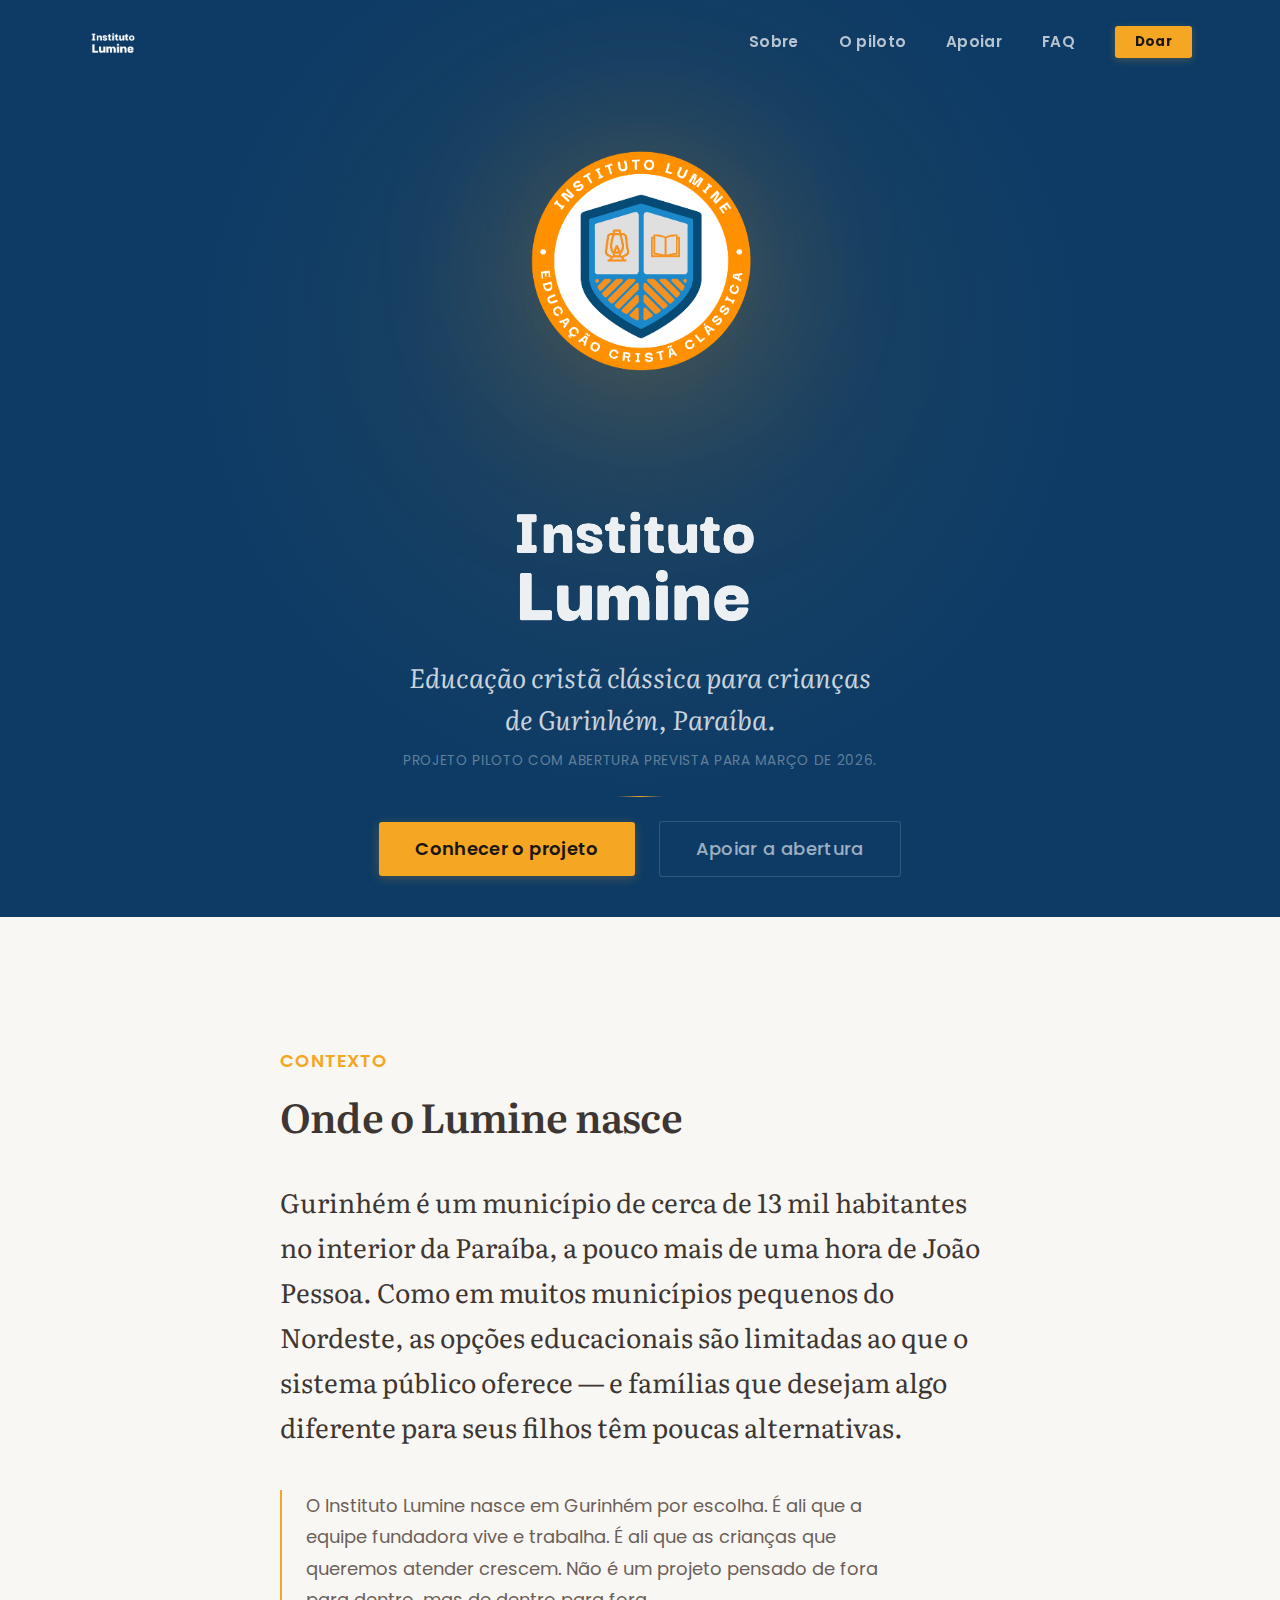
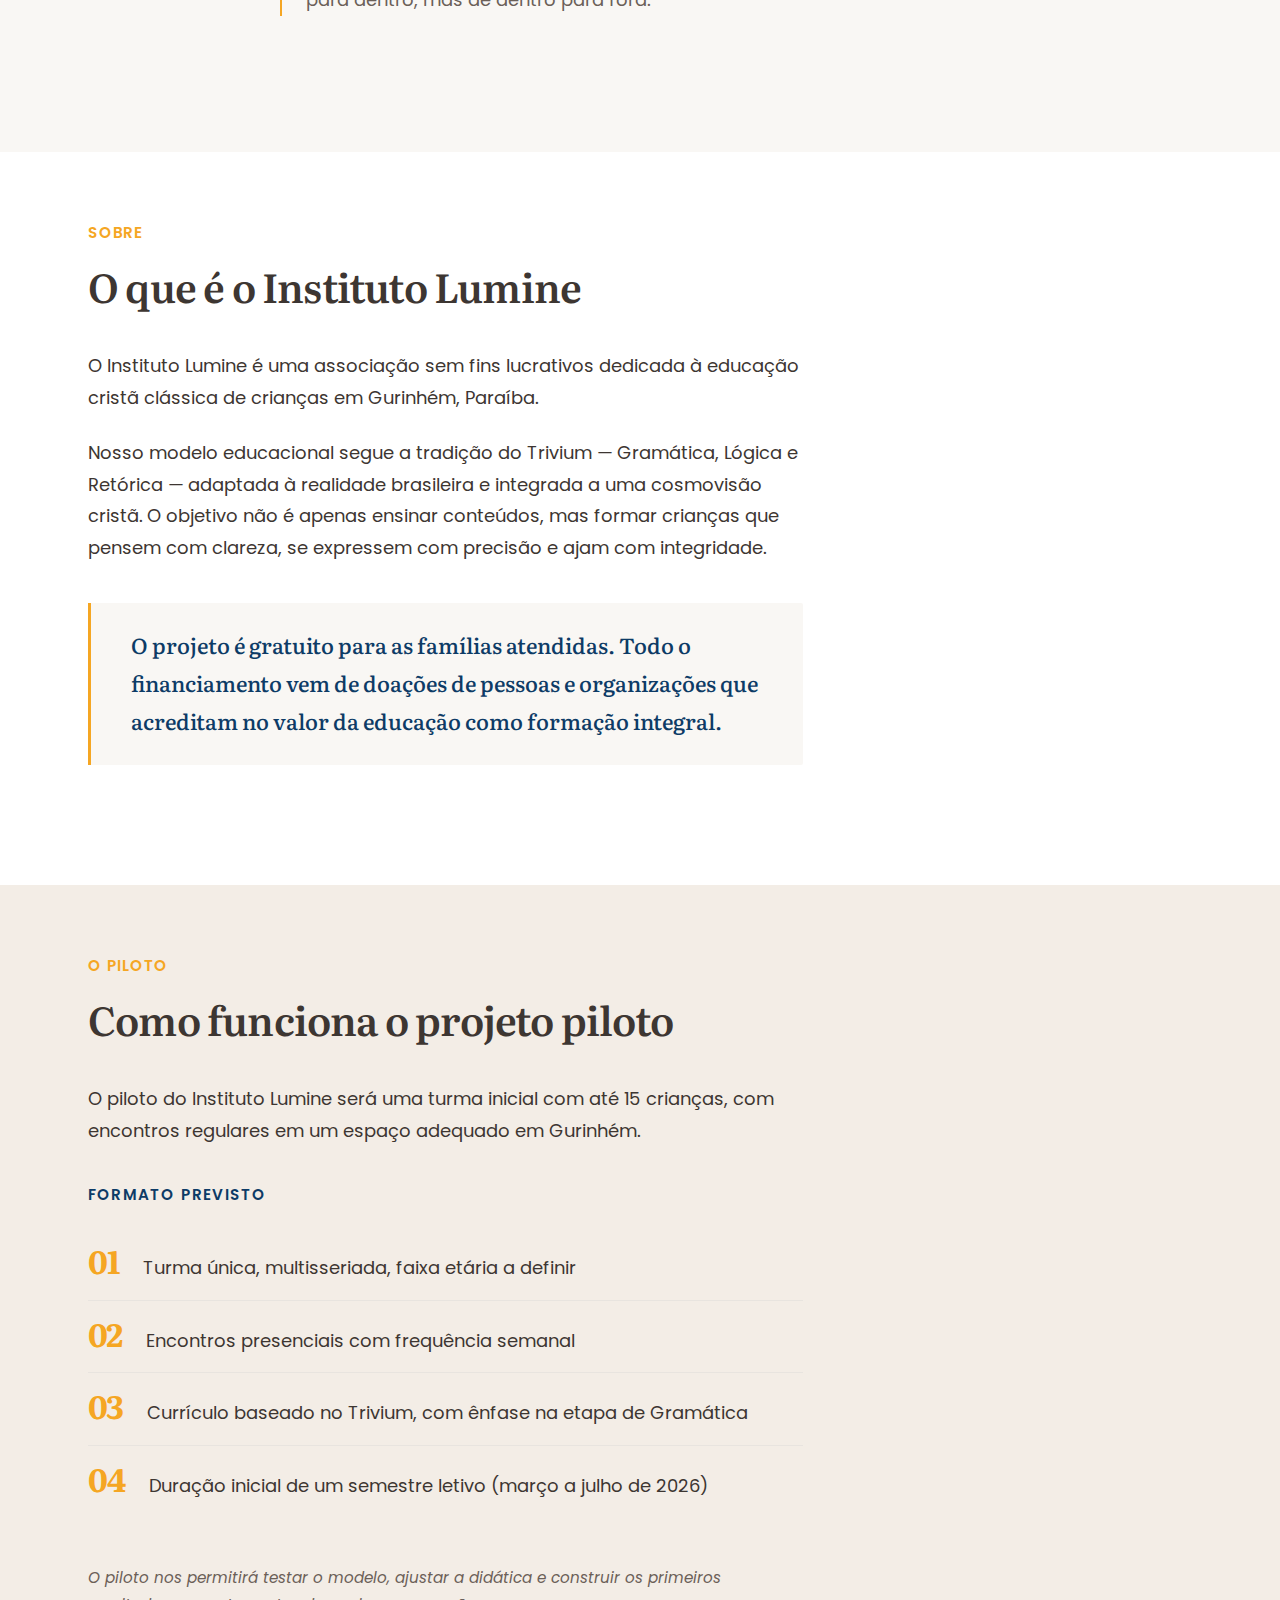
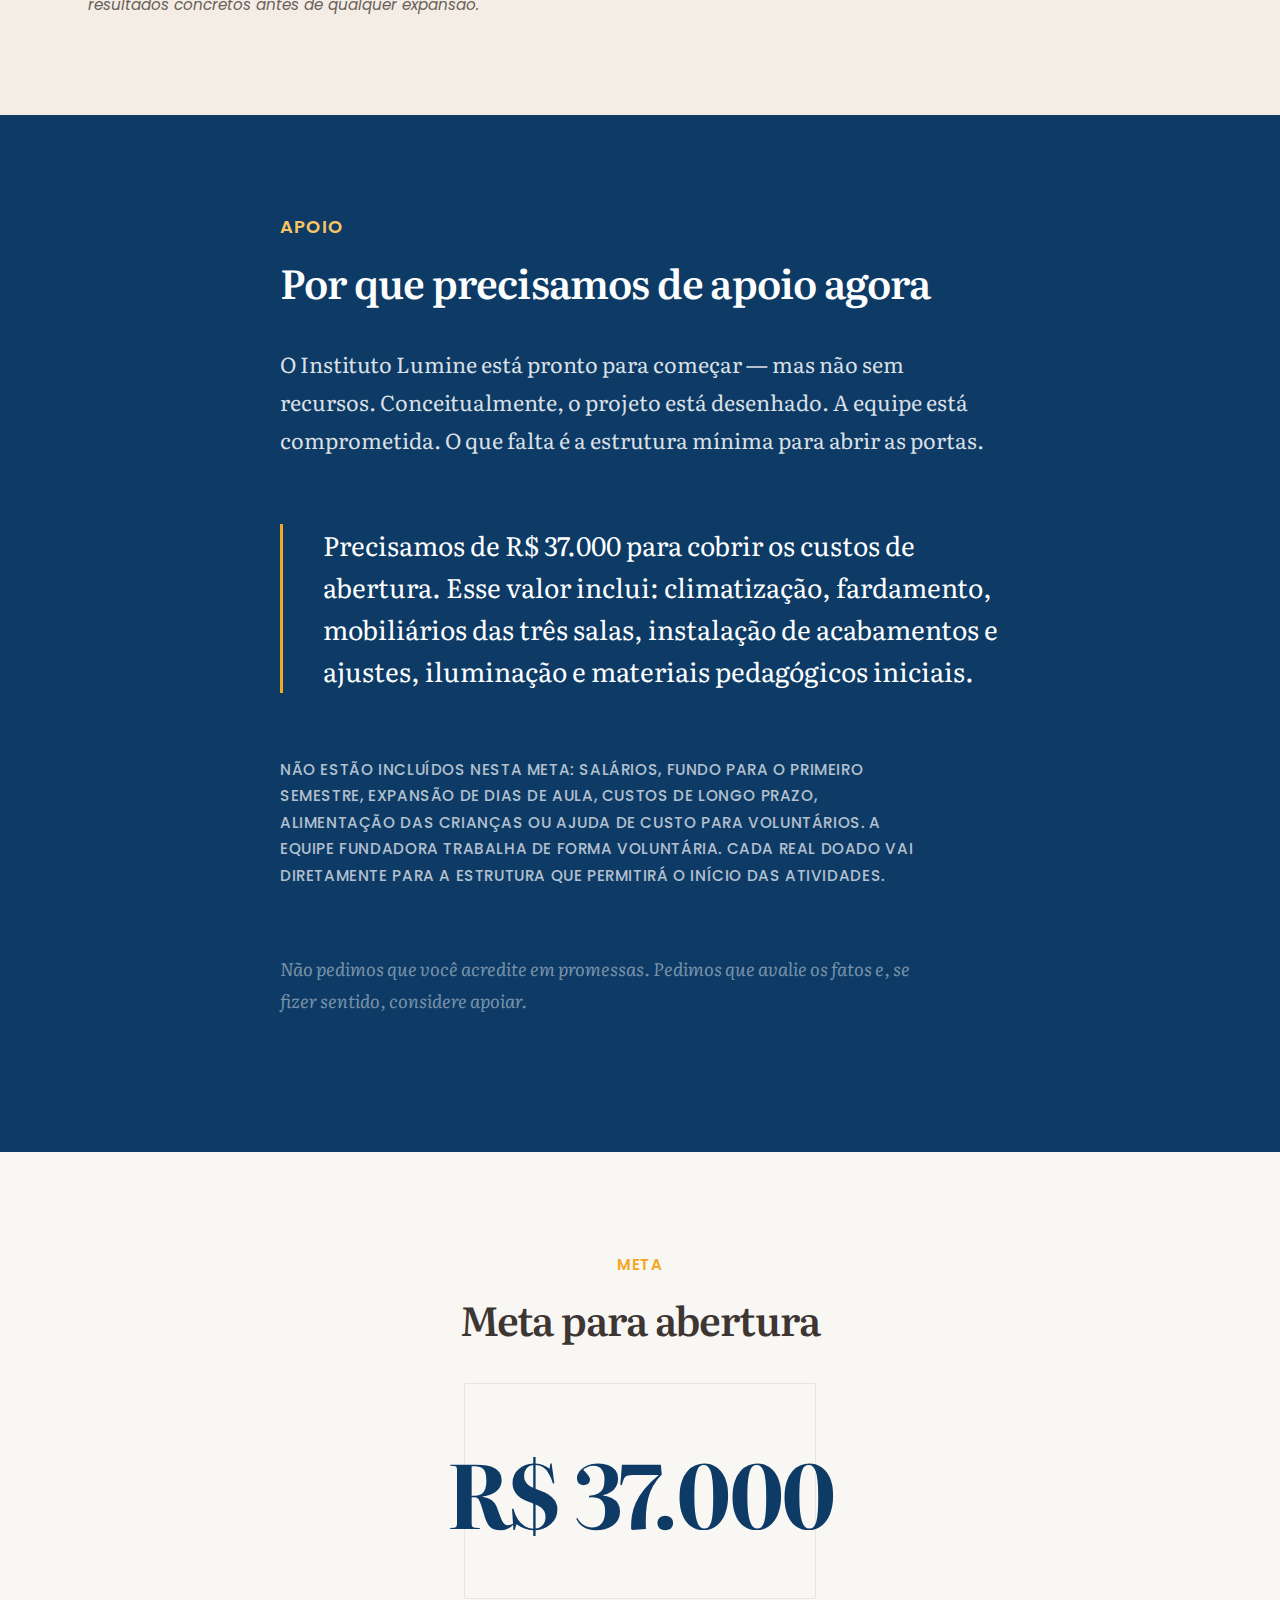
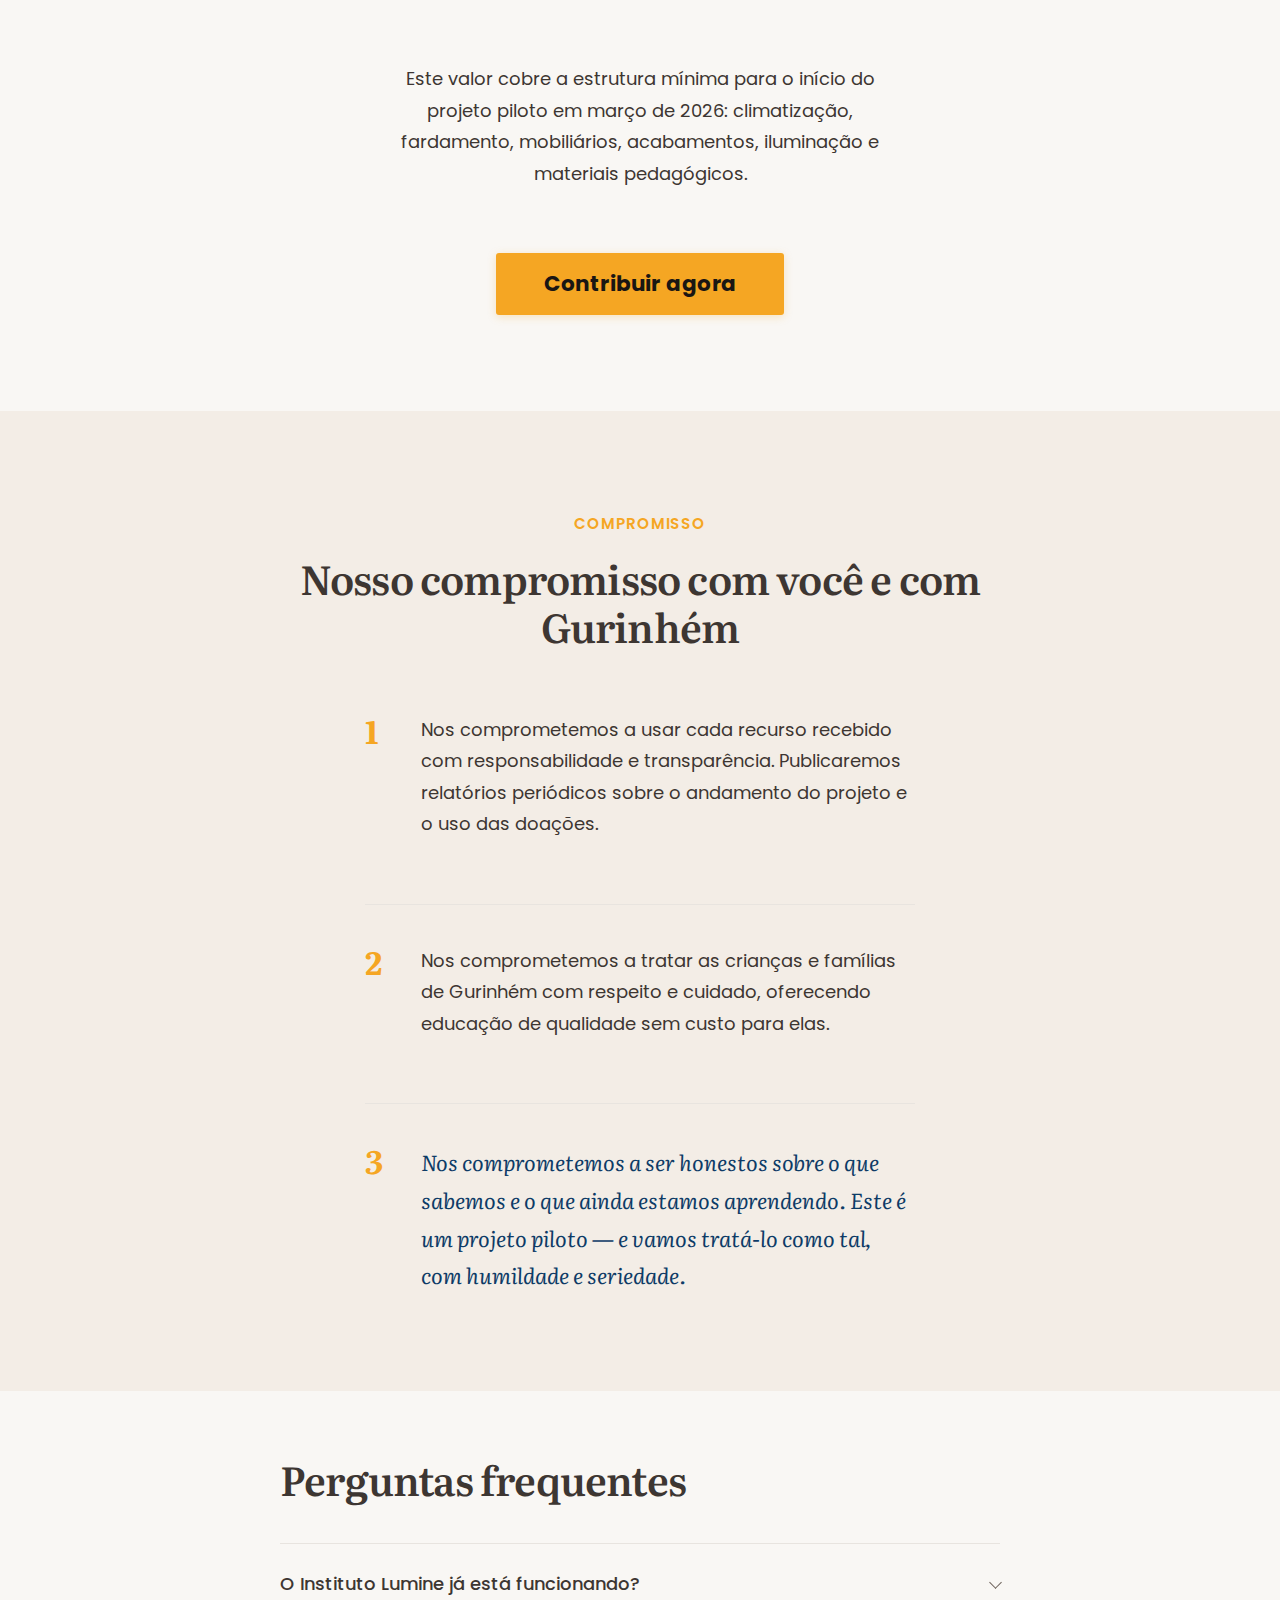
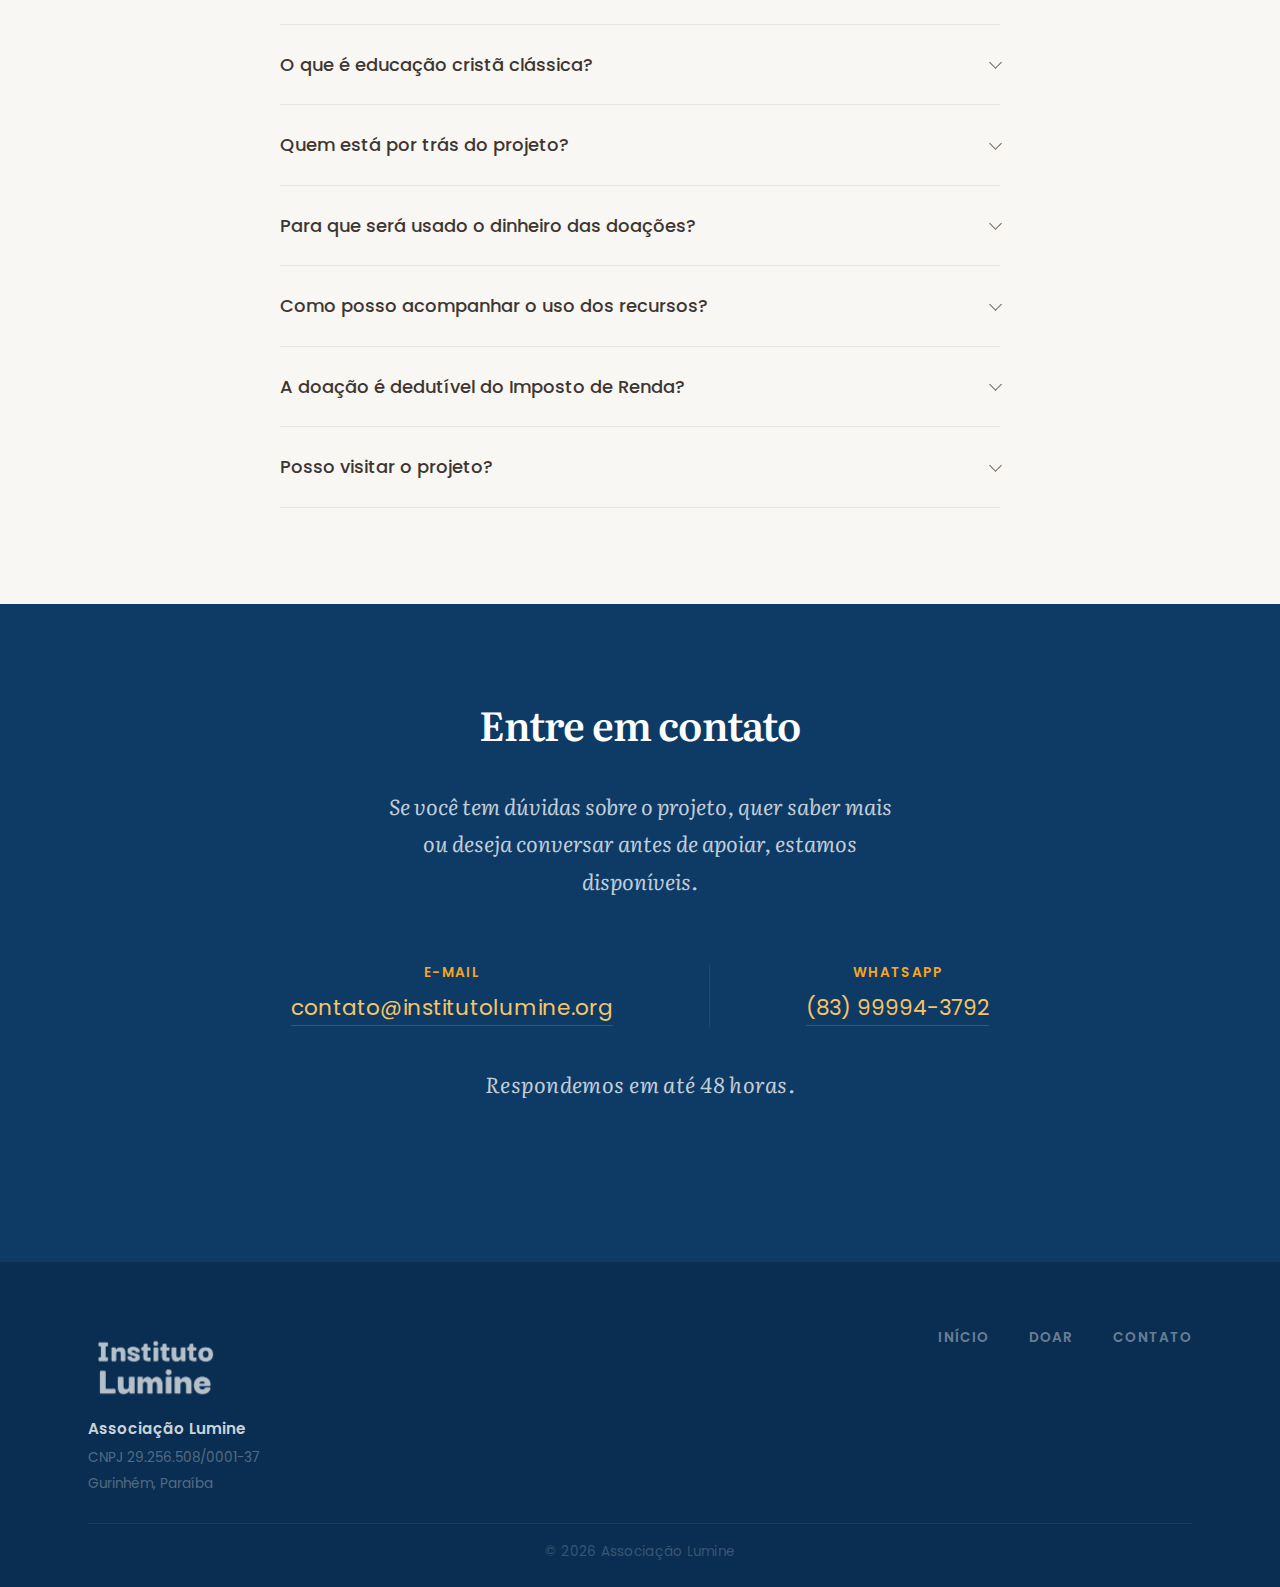
<file: src/pages/index.html>
<!DOCTYPE html>
<html lang="pt-BR">
<head>
  <meta charset="UTF-8">
  <meta name="viewport" content="width=device-width, initial-scale=1.0">
  <title>Instituto Lumine — Educação cristã clássica em Gurinhém, Paraíba</title>
  <meta name="description" content="O Instituto Lumine é uma associação sem fins lucrativos de educação cristã clássica para crianças em Gurinhém, Paraíba. Projeto piloto com abertura prevista para março de 2026.">

  <!-- Favicon -->
  <link rel="icon" type="image/png" href="/public/images/logo-emblema.png">

  <!-- Open Graph -->
  <meta property="og:type" content="website">
  <meta property="og:title" content="Instituto Lumine — Educação cristã clássica em Gurinhém, Paraíba">
  <meta property="og:description" content="Associação sem fins lucrativos de educação cristã clássica para crianças de Gurinhém. Projeto piloto com abertura em março de 2026. Apoie a abertura.">
  <meta property="og:image" content="/public/images/logo-emblema.png">

  <!-- Twitter Card -->
  <meta name="twitter:card" content="summary">
  <meta name="twitter:title" content="Instituto Lumine — Educação cristã clássica em Gurinhém">
  <meta name="twitter:description" content="Associação sem fins lucrativos de educação cristã clássica para crianças de Gurinhém, Paraíba.">

  <!-- Fontes: Literata (serif editorial) + Poppins (sans UI) -->
  <link rel="preconnect" href="https://fonts.googleapis.com">
  <link rel="preconnect" href="https://fonts.gstatic.com" crossorigin>
  <link href="https://fonts.googleapis.com/css2?family=Literata:ital,opsz,wght@0,7..72,300;0,7..72,400;0,7..72,500;0,7..72,600;0,7..72,700;1,7..72,400;1,7..72,500&family=Poppins:wght@300;400;500;600;700&display=swap" rel="stylesheet">

  <!-- Estilos -->
  <link rel="stylesheet" href="/src/styles/tokens.css?v=24">
  <link rel="stylesheet" href="/src/styles/base.css?v=24">
  <link rel="stylesheet" href="/src/styles/layout.css?v=24">
  <link rel="stylesheet" href="/src/styles/sections.css?v=24">
  <link rel="stylesheet" href="/src/styles/utilities.css?v=24">
</head>
<body>

  <!-- ========== Navbar ========== -->
  <header class="site-header" aria-label="Navegação principal">
    <nav class="container site-nav">
      <a href="#" class="site-nav-logo">
        <img src="/public/images/logo-wordmark-branco.png" alt="Instituto Lumine" class="nav-logo-light">
        <img src="/public/images/logo-wordmark.png" alt="Instituto Lumine" class="nav-logo-dark">
      </a>

      <!-- Hamburger toggle (mobile) -->
      <button class="nav-toggle" aria-label="Abrir menu" aria-expanded="false">
        <span class="nav-toggle-bar"></span>
        <span class="nav-toggle-bar"></span>
        <span class="nav-toggle-bar"></span>
      </button>

      <div class="site-nav-links">
        <a href="#onde-nasce">Sobre</a>
        <a href="#como-funciona">O piloto</a>
        <a href="#por-que-apoiar">Apoiar</a>
        <a href="#faq">FAQ</a>
        <a href="https://benfeitoria.com/projeto/instituto-lumine-abrindo-as-portas-para-gurinhem-23zj" class="btn btn-primary btn-nav-cta" target="_blank" rel="noopener">Doar</a>
      </div>
    </nav>
  </header>

  <main>

  <!-- ========== SEÇÃO 1: Hero — O Brasão Monumental ========== -->
  <section class="section-hero" aria-label="Apresentação do Instituto Lumine">
    <div class="hero-content">
      <!-- Emblema: protagonista absoluto -->
      <div class="hero-emblema">
        <img src="/public/images/logo-emblema-branco.png" alt="Brasão do Instituto Lumine" width="300" height="300">
      </div>

      <!-- Wordmark como imagem (fonte proprietária) -->
      <div class="hero-wordmark">
        <img src="/public/images/logo-wordmark-branco.png" alt="Instituto Lumine" height="48">
      </div>

      <!-- Subtítulo em Literata itálico -->
      <p class="hero-subtitle">Educação cristã clássica para crianças de Gurinhém, Paraíba.</p>

      <!-- Data como nota discreta -->
      <p class="hero-meta">Projeto piloto com abertura prevista para março de 2026.</p>

      <!-- Linha dourada separadora -->
      <div class="hero-divider" aria-hidden="true"></div>

      <!-- CTAs -->
      <div class="hero-cta">
        <a href="#onde-nasce" class="btn btn-primary">Conhecer o projeto</a>
        <a href="https://benfeitoria.com/projeto/instituto-lumine-abrindo-as-portas-para-gurinhem-23zj" class="btn btn-secondary" target="_blank" rel="noopener">Apoiar a abertura</a>
      </div>
    </div>
  </section>

  <!-- ========== SEÇÃO 2: Onde o Lumine nasce ========== -->
  <section id="onde-nasce" class="section-onde-nasce bg-light" aria-label="Contexto: onde o Lumine nasce">
    <div class="container-narrow">
      <div class="section-header">
        <p class="label">Contexto</p>
        <h2>Onde o Lumine nasce</h2>
      </div>

      <!-- [PLACEHOLDER] -->
      <p>Gurinhém é um município de cerca de 13 mil habitantes no interior da Paraíba, a pouco mais de uma hora de João Pessoa. Como em muitos municípios pequenos do Nordeste, as opções educacionais são limitadas ao que o sistema público oferece — e famílias que desejam algo diferente para seus filhos têm poucas alternativas.</p>
      <p>O Instituto Lumine nasce em Gurinhém por escolha. É ali que a equipe fundadora vive e trabalha. É ali que as crianças que queremos atender crescem. Não é um projeto pensado de fora para dentro, mas de dentro para fora.</p>
    </div>
  </section>

  <!-- ========== SEÇÃO 3: O que é o Instituto Lumine ========== -->
  <section class="section-o-que-e bg-white" aria-label="O que é o Instituto Lumine">
    <div class="container">
      <div class="section-header">
        <p class="label">Sobre</p>
        <h2>O que é o Instituto Lumine</h2>
      </div>

      <!-- [PLACEHOLDER] -->
      <p>O Instituto Lumine é uma associação sem fins lucrativos dedicada à educação cristã clássica de crianças em Gurinhém, Paraíba.</p>
      <p>Nosso modelo educacional segue a tradição do Trivium — Gramática, Lógica e Retórica — adaptada à realidade brasileira e integrada a uma cosmovisão cristã. O objetivo não é apenas ensinar conteúdos, mas formar crianças que pensem com clareza, se expressem com precisão e ajam com integridade.</p>
      <p>O projeto é gratuito para as famílias atendidas. Todo o financiamento vem de doações de pessoas e organizações que acreditam no valor da educação como formação integral.</p>
    </div>
  </section>

  <!-- ========== SEÇÃO 4: Como funciona o piloto ========== -->
  <section id="como-funciona" class="section-como-funciona bg-warm" aria-label="Como funciona o projeto piloto">
    <div class="container">
      <div class="section-header">
        <p class="label">O piloto</p>
        <h2>Como funciona o projeto piloto</h2>
      </div>

      <!-- [PLACEHOLDER] -->
      <p>O piloto do Instituto Lumine será uma turma inicial com até 15 crianças, com encontros regulares em um espaço adequado em Gurinhém.</p>

      <h3>Formato previsto</h3>
      <ul>
        <li>Turma única, multisseriada, faixa etária a definir</li>
        <li>Encontros presenciais com frequência semanal</li>
        <li>Currículo baseado no Trivium, com ênfase na etapa de Gramática</li>
        <li>Duração inicial de um semestre letivo (março a julho de 2026)</li>
      </ul>

      <p>O piloto nos permitirá testar o modelo, ajustar a didática e construir os primeiros resultados concretos antes de qualquer expansão.</p>
    </div>
  </section>

  <!-- ========== SEÇÃO 5: Por que precisamos de apoio ========== -->
  <section id="por-que-apoiar" class="section-por-que-apoiar bg-navy" aria-label="Por que precisamos de apoio">
    <div class="container-narrow">
      <div class="section-header">
        <p class="label">Apoio</p>
        <h2>Por que precisamos de apoio agora</h2>
      </div>

      <!-- [PLACEHOLDER — seção crítica, Wellington deve refinar] -->
      <p>O Instituto Lumine está pronto para começar — mas não sem recursos. Conceitualmente, o projeto está desenhado. A equipe está comprometida. O que falta é a estrutura mínima para abrir as portas.</p>
      <p>Precisamos de R$ 37.000 para cobrir os custos de abertura. Esse valor inclui: climatização, fardamento, mobiliários das três salas, instalação de acabamentos e ajustes, iluminação e materiais pedagógicos iniciais.</p>
      <p>Não estão incluídos nesta meta: salários, fundo para o primeiro semestre, expansão de dias de aula, custos de longo prazo, alimentação das crianças ou ajuda de custo para voluntários. A equipe fundadora trabalha de forma voluntária. Cada real doado vai diretamente para a estrutura que permitirá o início das atividades.</p>
      <p>Não pedimos que você acredite em promessas. Pedimos que avalie os fatos e, se fizer sentido, considere apoiar.</p>
    </div>
  </section>

  <!-- ========== SEÇÃO 6: Meta de financiamento ========== -->
  <section class="section-meta bg-light" aria-label="Meta de financiamento">
    <div class="container-narrow text-center">
      <div class="section-header">
        <p class="label">Meta</p>
        <h2>Meta para abertura</h2>
      </div>

      <div class="meta-valor">
        <p class="valor-destaque">R$ 37.000</p>
      </div>

      <p>Este valor cobre a estrutura mínima para o início do projeto piloto em março de 2026: climatização, fardamento, mobiliários, acabamentos, iluminação e materiais pedagógicos.</p>

      <div class="cta-group">
        <a href="https://benfeitoria.com/projeto/instituto-lumine-abrindo-as-portas-para-gurinhem-23zj" class="btn btn-primary" target="_blank" rel="noopener">Contribuir agora</a>
      </div>
    </div>
  </section>

  <!-- SEÇÃO 7 (Apoio recorrente) — temporariamente removida durante campanha Benfeitoria -->

  <!-- ========== SEÇÃO 8: Nosso compromisso ========== -->
  <section class="section-compromisso bg-warm" aria-label="Nosso compromisso">
    <div class="container-narrow">
      <div class="section-header">
        <p class="label">Compromisso</p>
        <h2>Nosso compromisso com você e com Gurinhém</h2>
      </div>

      <!-- [PLACEHOLDER] -->
      <ol class="compromisso-lista">
        <li>Nos comprometemos a usar cada recurso recebido com responsabilidade e transparência. Publicaremos relatórios periódicos sobre o andamento do projeto e o uso das doações.</li>
        <li>Nos comprometemos a tratar as crianças e famílias de Gurinhém com respeito e cuidado, oferecendo educação de qualidade sem custo para elas.</li>
        <li>Nos comprometemos a ser honestos sobre o que sabemos e o que ainda estamos aprendendo. Este é um projeto piloto — e vamos tratá-lo como tal, com humildade e seriedade.</li>
      </ol>
    </div>
  </section>

  <!-- ========== SEÇÃO 9: FAQ ========== -->
  <section id="faq" class="section-faq bg-light" aria-label="Perguntas frequentes">
    <div class="container-narrow">
      <div class="section-header">
        <h2>Perguntas frequentes</h2>
      </div>

      <div class="faq-list">
        <details class="faq-item">
          <summary>O Instituto Lumine já está funcionando?</summary>
          <p>Ainda não. Estamos em fase de preparação para o projeto piloto, com abertura prevista para março de 2026.</p>
        </details>

        <details class="faq-item">
          <summary>O que é educação cristã clássica?</summary>
          <p>É uma abordagem educacional baseada no Trivium (Gramática, Lógica, Retórica) integrada a uma cosmovisão cristã. O foco está na formação do pensamento, da linguagem e do caráter.</p>
        </details>

        <details class="faq-item">
          <summary>Quem está por trás do projeto?</summary>
          <p>O Instituto Lumine é uma associação sem fins lucrativos registrada sob CNPJ 29.256.508/0001-37, sediada em Gurinhém, Paraíba.</p>
        </details>

        <details class="faq-item">
          <summary>Para que será usado o dinheiro das doações?</summary>
          <p>Os R$ 37.000 da meta cobrem climatização, fardamento, mobiliários das três salas, acabamentos e ajustes, iluminação e materiais pedagógicos iniciais. Não estão incluídos salários, alimentação ou custos de longo prazo.</p>
        </details>

        <details class="faq-item">
          <summary>Como posso acompanhar o uso dos recursos?</summary>
          <p>Publicaremos relatórios periódicos para os apoiadores. Qualquer dúvida pode ser enviada para contato@institutolumine.org.</p>
        </details>

        <details class="faq-item">
          <summary>A doação é dedutível do Imposto de Renda?</summary>
          <p>No momento, não. Como associação sem fins lucrativos, estamos avaliando a obtenção de certificações que permitam essa dedução no futuro.</p>
        </details>

        <details class="faq-item">
          <summary>Posso visitar o projeto?</summary>
          <p>Sim. Após a abertura do piloto, visitas serão bem-vindas com agendamento prévio.</p>
        </details>

      </div>
    </div>
  </section>

  <!-- ========== SEÇÃO 10: Contato ========== -->
  <section class="section-contato bg-navy" aria-label="Contato">
    <div class="container-narrow text-center">
      <div class="section-header">
        <h2>Entre em contato</h2>
      </div>

      <p>Se você tem dúvidas sobre o projeto, quer saber mais ou deseja conversar antes de apoiar, estamos disponíveis.</p>

      <div class="contato-canais">
        <div class="contato-item">
          <h4>E-mail</h4>
          <a href="mailto:contato@institutolumine.org">contato@institutolumine.org</a>
        </div>
        <div class="contato-item">
          <h4>WhatsApp</h4>
          <a href="https://wa.me/5583999943792" target="_blank" rel="noopener noreferrer">(83) 99994-3792</a>
        </div>
      </div>

      <p class="meta">Respondemos em até 48 horas.</p>
    </div>
  </section>

  </main>

  <!-- ========== SEÇÃO 11: Rodapé ========== -->
  <footer class="section-rodape" aria-label="Rodapé">
    <div class="container">
      <div class="rodape-content">
        <div class="rodape-info">
          <div class="rodape-logo">
            <img src="/public/images/logo-wordmark-branco.png" alt="Instituto Lumine">
          </div>
          <p><strong>Associação Lumine</strong></p>
          <p class="meta">CNPJ 29.256.508/0001-37</p>
          <p class="meta">Gurinhém, Paraíba</p>
        </div>
        <nav class="rodape-links" aria-label="Links do rodapé">
          <a href="#onde-nasce">Início</a>
          <a href="https://benfeitoria.com/projeto/instituto-lumine-abrindo-as-portas-para-gurinhem-23zj" target="_blank" rel="noopener">Doar</a>
          <a href="#contato">Contato</a>
        </nav>
      </div>
      <p class="rodape-copy">&copy; 2026 Associação Lumine</p>
    </div>
  </footer>

  <!-- Botão flutuante "Doar" -->
  <a href="https://benfeitoria.com/projeto/instituto-lumine-abrindo-as-portas-para-gurinhem-23zj" class="floating-doar btn btn-primary" aria-label="Doar agora" target="_blank" rel="noopener">Doar</a>

  <!-- Scripts (Fase 3) -->
  <script src="/src/scripts/main.js?v=24" defer></script>
</body>
</html>
</file>
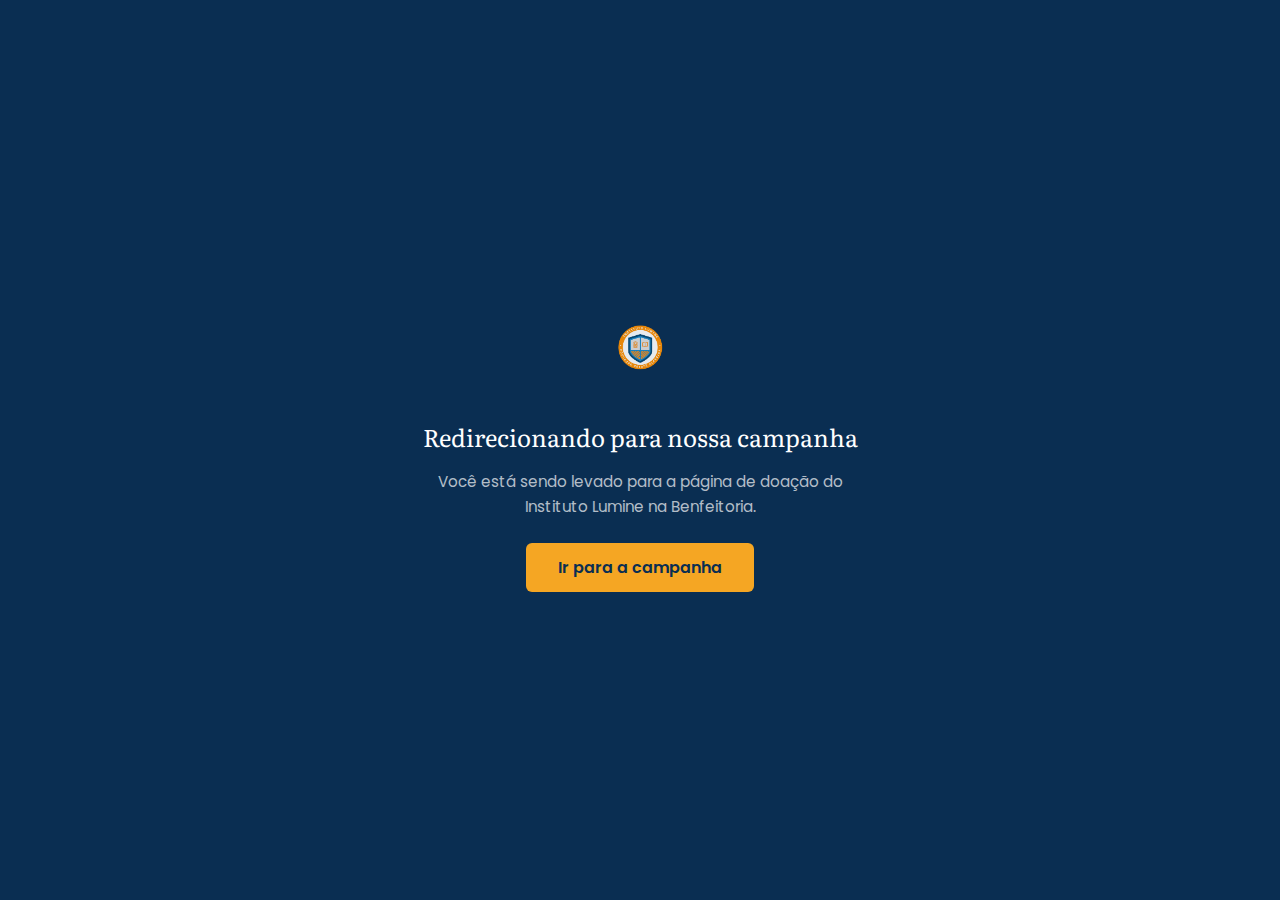
<file: src/pages/doar.html>
<!DOCTYPE html>
<html lang="pt-BR">
<head>
  <meta charset="UTF-8">
  <meta name="viewport" content="width=device-width, initial-scale=1.0">
  <title>Doar — Instituto Lumine</title>
  <meta name="description" content="Apoie a abertura do Instituto Lumine. Redirecionando para nossa campanha na Benfeitoria.">

  <!-- Favicon -->
  <link rel="icon" type="image/png" href="../../public/images/logo-emblema.png">

  <!-- Redirect para Benfeitoria -->
  <meta http-equiv="refresh" content="2;url=https://benfeitoria.com/projeto/instituto-lumine-abrindo-as-portas-para-gurinhem-23zj">

  <!-- Fontes -->
  <link rel="preconnect" href="https://fonts.googleapis.com">
  <link rel="preconnect" href="https://fonts.gstatic.com" crossorigin>
  <link href="https://fonts.googleapis.com/css2?family=Literata:ital,opsz,wght@0,7..72,400;1,7..72,400&family=Poppins:wght@400;600&display=swap" rel="stylesheet">

  <style>
    * { margin: 0; padding: 0; box-sizing: border-box; }
    body {
      font-family: 'Poppins', sans-serif;
      background: #0A2E52;
      color: rgba(255, 255, 255, 0.9);
      display: flex;
      align-items: center;
      justify-content: center;
      min-height: 100vh;
      text-align: center;
      padding: 2rem;
    }
    .redirect-box {
      max-width: 28rem;
    }
    .redirect-box img {
      width: 80px;
      height: 80px;
      margin-bottom: 1.5rem;
      opacity: 0.9;
    }
    h1 {
      font-family: 'Literata', serif;
      font-size: 1.5rem;
      font-weight: 400;
      margin-bottom: 1rem;
      color: #fff;
    }
    p {
      font-size: 0.95rem;
      line-height: 1.6;
      color: rgba(255, 255, 255, 0.7);
      margin-bottom: 1.5rem;
    }
    a {
      display: inline-block;
      background: #F5A623;
      color: #0A2E52;
      font-weight: 600;
      padding: 0.75rem 2rem;
      border-radius: 6px;
      text-decoration: none;
      transition: background 0.2s;
    }
    a:hover { background: #e6951a; }
  </style>
</head>
<body>
  <div class="redirect-box">
    <img src="../../public/images/logo-emblema-branco.png" alt="Instituto Lumine">
    <h1>Redirecionando para nossa campanha</h1>
    <p>Você está sendo levado para a página de doação do Instituto Lumine na Benfeitoria.</p>
    <a href="https://benfeitoria.com/projeto/instituto-lumine-abrindo-as-portas-para-gurinhem-23zj">Ir para a campanha</a>
  </div>

  <script>
    setTimeout(function () {
      window.location.href = 'https://benfeitoria.com/projeto/instituto-lumine-abrindo-as-portas-para-gurinhem-23zj';
    }, 2000);
  </script>
</body>
</html>
</file>
<file: src/styles/tokens.css>
/* ============================================
   Design Tokens — Instituto Lumine
   Extraídos da identidade visual do brasão.
   ============================================ */

:root {
  /* === Primárias (do logo) === */
  --navy:        #0D3B66;
  --blue:        #2E7AB8;
  --gold:        #F5A623;
  --gold-light:  #F8C565;

  /* === Neutros === */
  --white:       #FFFFFF;
  --off-white:   #F9F7F4;
  --warm-gray:   #E8E4DF;
  --mid-gray:    #6B6058;
  --dark-gray:   #3D3632;
  --black:       #1A1613;

  /* === Fundos de seção (alternância de ritmo) === */
  --bg-light:    var(--off-white);
  --bg-white:    var(--white);
  --bg-navy:     var(--navy);
  --bg-warm:     #F3EDE6;

  /* === Estados === */
  --focus-ring:  var(--blue);
  --hover-gold:  var(--gold-light);
  --border:      var(--warm-gray);

  /* === Tipografia — Escala (Major Third ~1.25) === */
  --font-serif:  'Literata', Georgia, 'Times New Roman', serif;
  --font-sans:   'Poppins', 'Segoe UI', Roboto, sans-serif;
  --font-mono:   'JetBrains Mono', 'Courier New', monospace;

  --text-xs:     0.85rem;
  --text-sm:     0.95rem;
  --text-base:   1.125rem;
  --text-md:     1.35rem;
  --text-lg:     1.65rem;
  --text-xl:     2rem;
  --text-2xl:    2.5rem;
  --text-3xl:    3.25rem;
  --text-4xl:    4.25rem;
  --text-5xl:    5.5rem;

  --leading-tight:   1.2;
  --leading-normal:  1.6;
  --leading-relaxed: 1.75;

  --measure:     65ch;

  /* === Espaçamento === */
  --space-xs:    0.5rem;
  --space-sm:    1rem;
  --space-md:    1.5rem;
  --space-lg:    2.5rem;
  --space-xl:    4rem;
  --space-2xl:   6rem;
  --space-3xl:   8rem;

  --section-padding-y:  var(--space-2xl);
  --container-max:      72rem;
  --container-narrow:   48rem;
  --container-wide:     84rem;
  --container-padding:  var(--space-md);

  /* === Sombras e Bordas === */
  --shadow-sm:     0 1px 3px rgba(13, 59, 102, 0.06);
  --shadow-md:     0 4px 12px rgba(13, 59, 102, 0.08);
  --border-thin:   1px solid var(--warm-gray);
  --border-radius: 4px;
}
</file>
<file: src/styles/layout.css>
/* ============================================
   Layout — Containers, Seções, Grid
   Mobile-first.
   ============================================ */

/* --- Containers --- */

.container {
  width: 100%;
  max-width: var(--container-max);
  margin-inline: auto;
  padding-inline: var(--container-padding);
}

.container-narrow {
  width: 100%;
  max-width: var(--container-narrow);
  margin-inline: auto;
  padding-inline: var(--container-padding);
}

.container-wide {
  width: 100%;
  max-width: var(--container-wide);
  margin-inline: auto;
  padding-inline: var(--container-padding);
}

/* --- Seções --- */

section {
  padding-block: var(--section-padding-y);
}

/* Seções escuras: padding extra */
.bg-navy {
  background-color: var(--bg-navy);
  color: var(--white);
  padding-block: calc(var(--section-padding-y) + var(--space-lg));
}

.bg-navy h2,
.bg-navy h3,
.bg-navy h4 {
  color: var(--white);
}

.bg-navy .lead {
  color: rgba(255, 255, 255, 0.75);
}

.bg-navy .label {
  color: var(--gold-light);
}

.bg-navy a:not(.btn) {
  color: var(--gold-light);
}

.bg-navy a:not(.btn):hover {
  color: var(--gold);
}

.bg-light {
  background-color: var(--bg-light);
}

.bg-white {
  background-color: var(--bg-white);
}

.bg-warm {
  background-color: var(--bg-warm);
}

/* --- Grid simples --- */

.grid-2 {
  display: grid;
  gap: var(--space-lg);
}

@media (min-width: 1024px) {
  .grid-2 {
    grid-template-columns: 1fr 1fr;
    gap: var(--space-xl);
  }
}

/* --- Stack (vertical flex) --- */

.stack {
  display: flex;
  flex-direction: column;
}

.stack-sm { gap: var(--space-sm); }
.stack-md { gap: var(--space-md); }
.stack-lg { gap: var(--space-lg); }

/* --- CTA group --- */

.cta-group {
  display: flex;
  flex-direction: column;
  gap: var(--space-sm);
  align-items: center;
}

@media (min-width: 640px) {
  .cta-group {
    flex-direction: row;
    justify-content: center;
  }
}

/* --- Section header (label + título + lead) --- */

.section-header {
  margin-bottom: var(--space-lg);
}

.section-header .label {
  margin-bottom: var(--space-xs);
}

.section-header h2 {
  margin-bottom: var(--space-sm);
}
</file>
<file: src/styles/sections.css>
/* ============================================
   Estilos por Seção — Instituto Lumine
   Cativante, impressionante, memorável.
   ============================================ */

/* =============================================
   DECORATIVE UTILITIES (reduzido)
   ============================================= */

/* Gold accent bar above labels */
.section-header .label {
  display: inline-block;
  color: var(--gold);
  margin-bottom: var(--space-sm);
}

.bg-navy .section-header .label {
  color: var(--gold-light);
}

/* =============================================
   KEYFRAME ANIMATIONS
   ============================================= */

@keyframes fadeInUp {
  from {
    opacity: 0;
    transform: translateY(1.5rem);
  }
  to {
    opacity: 1;
    transform: translateY(0);
  }
}

@keyframes glowPulse {
  0%, 100% { opacity: 0.15; }
  50% { opacity: 0.25; }
}


/* =============================================
   00 — NAVBAR / SITE HEADER
   Transparent over hero, white + shadow on scroll.
   ============================================= */

.site-header {
  position: fixed;
  top: 0;
  left: 0;
  right: 0;
  z-index: 200;
  padding-block: var(--space-sm);
  transition: background-color 0.35s ease, box-shadow 0.35s ease;
}

.site-nav {
  display: flex;
  align-items: center;
  justify-content: space-between;
}

/* Logo: two versions, toggle with .scrolled */
.site-nav-logo {
  text-decoration: none;
  display: block;
  height: 52px;
}

.site-nav-logo img {
  height: 52px;
  width: auto;
}

.nav-logo-dark {
  display: none;
}

/* When scrolled: show dark logo, hide light */
.site-header.scrolled .nav-logo-light {
  display: none;
}

.site-header.scrolled .nav-logo-dark {
  display: block;
}

/* Links container */
.site-nav-links {
  display: none;
  align-items: center;
  gap: var(--space-lg);
}

.site-nav-links a:not(.btn) {
  font-family: var(--font-sans);
  font-size: var(--text-sm);
  font-weight: 600;
  text-decoration: none;
  color: rgba(255, 255, 255, 0.7);
  letter-spacing: 0.02em;
  transition: color 0.2s ease;
}

.site-nav-links a:not(.btn):hover {
  color: var(--white);
}

/* Scrolled state: dark links */
.site-header.scrolled .site-nav-links a:not(.btn) {
  color: var(--dark-gray);
}

.site-header.scrolled .site-nav-links a:not(.btn):hover {
  color: var(--navy);
}

/* CTA in nav */
.btn-nav-cta {
  font-size: var(--text-xs) !important;
  padding: 0.5rem 1.25rem !important;
  font-weight: 700;
}

/* Scrolled state for header */
.site-header.scrolled {
  background-color: var(--white);
  box-shadow: 0 1px 4px rgba(13, 59, 102, 0.06);
}

/* --- Hamburger toggle (mobile) --- */
.nav-toggle {
  display: flex;
  flex-direction: column;
  justify-content: center;
  gap: 5px;
  width: 32px;
  height: 32px;
  background: none;
  border: none;
  cursor: pointer;
  padding: 4px;
  z-index: 210;
}

.nav-toggle-bar {
  display: block;
  width: 100%;
  height: 2px;
  background-color: rgba(255, 255, 255, 0.8);
  border-radius: 1px;
  transition: transform 0.3s ease, opacity 0.3s ease, background-color 0.3s ease;
}

.site-header.scrolled .nav-toggle-bar {
  background-color: var(--dark-gray);
}

/* Open state: X */
.nav-toggle[aria-expanded="true"] .nav-toggle-bar:nth-child(1) {
  transform: translateY(7px) rotate(45deg);
}

.nav-toggle[aria-expanded="true"] .nav-toggle-bar:nth-child(2) {
  opacity: 0;
}

.nav-toggle[aria-expanded="true"] .nav-toggle-bar:nth-child(3) {
  transform: translateY(-7px) rotate(-45deg);
}

/* --- Mobile menu open --- */
.site-nav-links.open {
  display: flex;
  flex-direction: column;
  position: fixed;
  top: 0;
  left: 0;
  right: 0;
  bottom: 0;
  background-color: var(--navy);
  justify-content: center;
  align-items: center;
  gap: var(--space-lg);
  z-index: 205;
}

.site-nav-links.open a:not(.btn) {
  color: rgba(255, 255, 255, 0.8);
  font-size: var(--text-lg);
}

.site-nav-links.open a:not(.btn):hover {
  color: var(--white);
}

.site-nav-links.open .btn-nav-cta {
  font-size: var(--text-sm) !important;
  padding: 0.75rem 2rem !important;
  margin-top: var(--space-sm);
}

/* --- Desktop: show links inline, hide hamburger --- */
@media (min-width: 768px) {
  .nav-toggle {
    display: none;
  }

  .site-nav-links {
    display: flex;
  }

  .site-nav-links.open {
    position: static;
    flex-direction: row;
    background: none;
  }
}

/* =============================================
   01 — HERO  ·  "O Brasão Monumental"
   O emblema ocupa o centro como peça heráldica.
   Tudo orbita ao redor dele. Silêncio. Confiança.
   ============================================= */

/* --- Hero keyframes --- */

@keyframes heroReveal {
  from {
    opacity: 0;
    transform: translateY(2rem);
  }
  to {
    opacity: 1;
    transform: translateY(0);
  }
}

@keyframes heroScale {
  from {
    opacity: 0;
    transform: scale(0.85);
  }
  to {
    opacity: 1;
    transform: scale(1);
  }
}

@keyframes heroLineGrow {
  from { transform: scaleX(0); }
  to   { transform: scaleX(1); }
}

@keyframes heroPulse {
  0%, 100% { opacity: 0.6; }
  50%      { opacity: 1; }
}

/* --- Hero shell --- */

.section-hero {
  min-height: 100vh;
  min-height: 100dvh;
  display: flex;
  align-items: center;
  justify-content: center;
  text-align: center;
  padding-block: var(--space-xl) var(--space-lg);
  position: relative;
  overflow: hidden;
  background: var(--navy);
}

/* Single radial golden glow — centered behind the crest */
.section-hero::before {
  content: "";
  position: absolute;
  top: 38%;
  left: 50%;
  width: 700px;
  height: 700px;
  transform: translate(-50%, -50%);
  background: radial-gradient(
    circle,
    rgba(245, 166, 35, 0.12) 0%,
    rgba(245, 166, 35, 0.04) 35%,
    transparent 65%
  );
  pointer-events: none;
  animation: heroPulse 6s ease-in-out infinite;
}

@media (min-width: 1024px) {
  .section-hero::before {
    width: 1000px;
    height: 1000px;
  }
}

/* --- Content stack --- */

.hero-content {
  position: relative;
  z-index: 2;
  display: flex;
  flex-direction: column;
  align-items: center;
  max-width: 38rem;
  padding-inline: var(--container-padding);
}

/* --- Emblema: protagonista --- */

.hero-emblema {
  margin-bottom: var(--space-sm);
  animation: heroScale 1.2s cubic-bezier(0.16, 1, 0.3, 1) both;
}

.hero-emblema img {
  width: 260px;
  height: 260px;
  filter:
    drop-shadow(0 0 60px rgba(245, 166, 35, 0.2))
    drop-shadow(0 0 120px rgba(245, 166, 35, 0.07));
}

@media (min-width: 640px) {
  .hero-emblema img {
    width: 340px;
    height: 340px;
  }
}

@media (min-width: 1024px) {
  .hero-emblema img {
    width: 400px;
    height: 400px;
    filter:
      drop-shadow(0 0 80px rgba(245, 166, 35, 0.22))
      drop-shadow(0 0 150px rgba(245, 166, 35, 0.08));
  }
}

/* --- Wordmark (PNG da fonte proprietária) --- */

/* O PNG do wordmark é quadrado (4500x4500) com ~22% de padding interno.
   Container com overflow hidden + object-fit recorta o espaço vazio. */
.hero-wordmark {
  width: 190px;
  height: 105px;
  overflow: hidden;
  margin-inline: auto;
  margin-bottom: var(--space-sm);
  animation: heroReveal 1s cubic-bezier(0.16, 1, 0.3, 1) 0.2s both;
}

.hero-wordmark img {
  width: 100%;
  height: auto;
  /* Desloca para cima para "recortar" o padding superior do PNG */
  margin-top: -22%;
  opacity: 0.92;
}

@media (min-width: 640px) {
  .hero-wordmark {
    width: 240px;
    height: 132px;
  }
}

@media (min-width: 1024px) {
  .hero-wordmark {
    width: 290px;
    height: 160px;
  }
}

/* --- Subtítulo — Literata itálico, elegante --- */

.hero-subtitle {
  font-family: var(--font-serif);
  font-style: italic;
  font-weight: 400;
  font-size: var(--text-md);
  color: rgba(255, 255, 255, 0.78);
  max-width: 32ch;
  line-height: var(--leading-normal);
  margin-bottom: var(--space-xs);
  animation: heroReveal 1s cubic-bezier(0.16, 1, 0.3, 1) 0.35s both;
}

@media (min-width: 768px) {
  .hero-subtitle {
    font-size: var(--text-lg);
  }
}

/* --- Data / meta --- */

.hero-meta {
  font-family: var(--font-sans);
  font-size: var(--text-xs);
  font-weight: 400;
  color: rgba(255, 255, 255, 0.35);
  letter-spacing: 0.05em;
  text-transform: uppercase;
  margin-bottom: 0;
  animation: heroReveal 1s cubic-bezier(0.16, 1, 0.3, 1) 0.45s both;
}

/* --- Linha dourada separadora --- */

.hero-divider {
  width: 3rem;
  height: 1px;
  margin-block: var(--space-md);
  background: linear-gradient(
    90deg,
    transparent,
    rgba(245, 166, 35, 0.45) 25%,
    var(--gold) 50%,
    rgba(245, 166, 35, 0.45) 75%,
    transparent
  );
  animation: heroLineGrow 0.8s ease 0.6s both;
}

/* --- CTAs --- */

.hero-cta {
  display: flex;
  flex-direction: column;
  gap: var(--space-sm);
  align-items: center;
  animation: heroReveal 0.8s ease 0.7s both;
}

@media (min-width: 480px) {
  .hero-cta {
    flex-direction: row;
    gap: var(--space-md);
  }
}

/* Button overrides dentro do hero */

.section-hero .btn-primary {
  background-color: var(--gold);
  color: var(--black);
  font-weight: 600;
  box-shadow: 0 2px 12px rgba(245, 166, 35, 0.25);
  border: none;
}

.section-hero .btn-primary:hover {
  background-color: var(--gold-light);
  box-shadow: 0 4px 24px rgba(245, 166, 35, 0.35);
  transform: translateY(-2px);
}

.section-hero .btn-secondary {
  color: rgba(255, 255, 255, 0.6);
  border-color: rgba(255, 255, 255, 0.15);
  font-weight: 500;
}

.section-hero .btn-secondary:hover {
  color: var(--white);
  background-color: rgba(255, 255, 255, 0.05);
  border-color: rgba(255, 255, 255, 0.3);
  transform: translateY(-2px);
}

/* =============================================
   02 — ONDE O LUMINE NASCE
   "Quiet Authority" — editorial warmth.
   First paragraph is a lead. Second is a pull-quote feel.
   ============================================= */

.section-onde-nasce {
  padding-block: var(--space-3xl) var(--space-2xl);
}

.section-onde-nasce .container-narrow {
  position: relative;
}

.section-onde-nasce p {
  color: var(--dark-gray);
  line-height: var(--leading-relaxed);
  margin-bottom: var(--space-lg);
  font-size: var(--text-base);
}

/* First paragraph — editorial lead, larger and lighter */
.section-onde-nasce .container-narrow > p:first-of-type {
  font-family: var(--font-serif);
  font-size: var(--text-lg);
  font-weight: 400;
  color: var(--dark-gray);
  line-height: 1.7;
  max-width: 50ch;
}

/* Second paragraph — grounded, personal. Gold left accent. */
.section-onde-nasce .container-narrow > p:nth-of-type(2) {
  position: relative;
  padding-left: var(--space-md);
  border-left: 2px solid var(--gold);
  color: var(--mid-gray);
  font-size: var(--text-base);
  max-width: 55ch;
}

/* =============================================
   03 — O QUE É O INSTITUTO LUMINE
   Differentiated from S2: the "gratuito" message
   gets a highlight block treatment.
   ============================================= */

.section-o-que-e {
  padding-block: var(--space-xl) var(--space-2xl);
  position: relative;
}

.section-o-que-e p {
  max-width: var(--measure);
  margin-bottom: var(--space-md);
  line-height: var(--leading-relaxed);
}

/* "O projeto é gratuito..." — the single most important sentence.
   Treated as a callout block, not just bold text. */
.section-o-que-e p:last-child {
  font-family: var(--font-serif);
  font-weight: 500;
  font-size: var(--text-md);
  color: var(--navy);
  background-color: var(--off-white);
  padding: var(--space-md) var(--space-lg);
  border-left: 3px solid var(--gold);
  border-radius: 0 2px 2px 0;
  margin-top: var(--space-lg);
  max-width: 55ch;
}

/* =============================================
   04 — COMO FUNCIONA O PILOTO
   Steps feel like a plan, not a grocery list.
   Numbers are larger and more present.
   ============================================= */

.section-como-funciona {
  padding-block: var(--space-xl) var(--space-2xl);
}

.section-como-funciona h3 {
  font-family: var(--font-sans);
  font-weight: 600;
  font-size: var(--text-sm);
  text-transform: uppercase;
  letter-spacing: 0.08em;
  margin-top: var(--space-lg);
  margin-bottom: var(--space-lg);
  color: var(--navy);
}

.section-como-funciona ul {
  list-style: none;
  padding-left: 0;
  max-width: var(--measure);
  counter-reset: step;
}

.section-como-funciona ul li {
  display: flex;
  align-items: baseline;
  gap: var(--space-md);
  margin-bottom: var(--space-sm);
  line-height: var(--leading-relaxed);
  counter-increment: step;
  color: var(--dark-gray);
}

/* Large serif numbers — more weight, more presence */
.section-como-funciona ul li::before {
  content: counter(step, decimal-leading-zero);
  flex-shrink: 0;
  font-family: var(--font-serif);
  font-weight: 700;
  font-size: var(--text-xl);
  color: var(--gold);
  line-height: 1;
  letter-spacing: -0.03em;
}

/* Thin separator between steps */
.section-como-funciona ul li + li {
  padding-top: var(--space-sm);
  border-top: 1px solid var(--warm-gray);
}

.section-como-funciona > .container > p:last-child {
  margin-top: var(--space-xl);
  color: var(--mid-gray);
  font-size: var(--text-sm);
  font-style: italic;
}

/* =============================================
   05 — POR QUE PRECISAMOS DE APOIO
   Dramatic pause. Emotional crescendo.
   More vertical space. The ask PUNCHES.
   ============================================= */

.section-por-que-apoiar {
  padding-block: var(--space-2xl);
  position: relative;
  background: var(--navy);
}

.section-por-que-apoiar .container-narrow {
  position: relative;
}

.section-por-que-apoiar p {
  color: rgba(255, 255, 255, 0.8);
  line-height: var(--leading-relaxed);
  max-width: var(--measure);
  margin-bottom: var(--space-lg);
  font-size: var(--text-base);
}

/* First paragraph — context, slightly larger */
.section-por-que-apoiar .section-header + p {
  font-family: var(--font-serif);
  font-size: var(--text-md);
  color: rgba(255, 255, 255, 0.85);
  font-weight: 400;
}

/* The financial ask — the PUNCH. Larger, bolder, gold border. */
.section-por-que-apoiar p:nth-child(3) {
  font-family: var(--font-serif);
  font-size: var(--text-lg);
  color: var(--white);
  font-weight: 400;
  line-height: 1.6;
  position: relative;
  padding-left: var(--space-lg);
  border-left: 3px solid var(--gold);
  margin-block: var(--space-xl);
  max-width: 50ch;
}

/* Volunteer line — emphasis */
.section-por-que-apoiar p:nth-child(4) {
  color: rgba(255, 255, 255, 0.7);
  font-size: var(--text-sm);
  font-weight: 500;
  text-transform: uppercase;
  letter-spacing: 0.04em;
}

/* Last paragraph — quiet exit */
.section-por-que-apoiar .container-narrow > p:last-child {
  color: rgba(255, 255, 255, 0.45);
  margin-top: var(--space-xl);
  font-style: italic;
  font-family: var(--font-serif);
}

/* =============================================
   06 — META DE FINANCIAMENTO
   THE conversion section. Number is monumental.
   Progress bar feels alive. CTA is urgent.
   ============================================= */

.section-meta {
  padding-block: var(--space-2xl);
  position: relative;
}

.meta-valor {
  margin-bottom: var(--space-xl);
  padding: var(--space-xl) var(--space-md);
  position: relative;
}

/* Clean frame — thinner, just a whisper */
.meta-valor::before {
  content: "";
  position: absolute;
  top: 0;
  left: 50%;
  transform: translateX(-50%);
  width: min(100%, 22rem);
  height: 100%;
  border: 1px solid var(--warm-gray);
  border-radius: 1px;
}

/* THE number — monumental */
.valor-destaque {
  font-family: var(--font-serif);
  font-weight: 700;
  font-size: var(--text-4xl);
  color: var(--navy);
  letter-spacing: -0.03em;
  margin-bottom: var(--space-md);
  max-width: none;
  position: relative;
  line-height: 1;
}

@media (min-width: 768px) {
  .valor-destaque {
    font-size: 5rem;
    letter-spacing: -0.04em;
  }
}

@media (min-width: 1024px) {
  .valor-destaque {
    font-size: 5.5rem;
  }
}

/* Progress bar — substantial, warm */
.progress-bar {
  width: 100%;
  max-width: 18rem;
  height: 8px;
  background-color: var(--warm-gray);
  border-radius: 4px;
  margin-inline: auto;
  margin-bottom: var(--space-sm);
  overflow: hidden;
  position: relative;
}

.progress-fill {
  height: 100%;
  background: linear-gradient(90deg, var(--gold), var(--gold-light));
  border-radius: 4px;
  transition: width 1.5s cubic-bezier(0.22, 1, 0.36, 1);
  position: relative;
}

/* Subtle glow at the tip — hidden when 0% */
.progress-fill::after {
  content: "";
  position: absolute;
  right: -1px;
  top: -3px;
  width: 6px;
  height: calc(100% + 6px);
  background: var(--gold-light);
  border-radius: 50%;
  box-shadow: 0 0 6px var(--gold), 0 0 12px rgba(245, 166, 35, 0.25);
  animation: glowPulse 2.5s ease-in-out infinite;
}

.progress-fill[data-target="0"]::after {
  display: none;
}

.section-meta .meta {
  color: var(--mid-gray);
  font-size: var(--text-sm);
}

.section-meta p:not(.valor-destaque):not(.meta):not(.label) {
  max-width: 48ch;
  margin-inline: auto;
  color: var(--dark-gray);
  font-size: var(--text-base);
  line-height: var(--leading-relaxed);
}

.section-meta .cta-group {
  margin-top: var(--space-xl);
}

/* Larger CTA in this section — the primary conversion point */
.section-meta .btn-primary {
  font-size: var(--text-md);
  padding: 1.125rem 3rem;
}

/* =============================================
   07 — APOIO RECORRENTE
   Cards connect value to impact.
   ============================================= */

.section-apoio-recorrente {
  padding-block: var(--space-xl) var(--space-2xl);
}

.section-apoio-recorrente > .container-narrow > p {
  max-width: var(--measure);
  margin-inline: auto;
  line-height: var(--leading-relaxed);
}

.valores-sugeridos {
  display: flex;
  flex-direction: column;
  gap: var(--space-md);
  margin-block: var(--space-xl);
  max-width: 48rem;
  margin-inline: auto;
}

.valor-badge {
  display: flex;
  flex-direction: column;
  gap: 0.5rem;
  padding: var(--space-lg) var(--space-md);
  border: 1px solid var(--warm-gray);
  border-radius: 2px;
  text-align: left;
  background-color: var(--white);
  position: relative;
  transition: border-color 0.3s ease, box-shadow 0.3s ease, transform 0.3s ease;
}

.valor-badge:hover {
  border-color: var(--gold);
  box-shadow: 0 4px 20px rgba(245, 166, 35, 0.1);
  transform: translateY(-2px);
}

/* Gold left accent — like a bookmark */
.valor-badge::before {
  content: "";
  position: absolute;
  top: var(--space-md);
  bottom: var(--space-md);
  left: 0;
  width: 3px;
  background: var(--gold);
  border-radius: 0 2px 2px 0;
  opacity: 0;
  transition: opacity 0.3s ease;
}

.valor-badge:hover::before {
  opacity: 1;
}

.valor-badge strong {
  font-family: var(--font-serif);
  font-size: var(--text-lg);
  font-weight: 700;
  color: var(--navy);
}

.valor-badge span {
  font-size: var(--text-sm);
  color: var(--mid-gray);
  line-height: var(--leading-normal);
}

@media (min-width: 640px) {
  .valores-sugeridos {
    flex-direction: row;
  }

  .valor-badge {
    flex: 1;
  }
}

.section-apoio-recorrente .meta {
  font-family: var(--font-serif);
  font-style: italic;
  color: var(--mid-gray);
}

/* =============================================
   08 — NOSSO COMPROMISSO
   A PLEDGE — solemn, numbered, structured.
   Not a text dump.
   ============================================= */

.section-compromisso {
  padding-block: var(--space-2xl);
  position: relative;
}

.section-compromisso .container-narrow {
  text-align: center;
}

.section-compromisso .section-header {
  margin-bottom: var(--space-xl);
}

/* Numbered commitments list */
.compromisso-lista {
  list-style: none;
  padding-left: 0;
  max-width: 50ch;
  margin-inline: auto;
  counter-reset: compromisso;
  text-align: left;
}

.compromisso-lista li {
  position: relative;
  padding-left: 3.5rem;
  padding-top: var(--space-lg);
  margin-bottom: var(--space-xl);
  line-height: var(--leading-relaxed);
  font-size: var(--text-base);
  font-weight: 400;
  color: var(--dark-gray);
  counter-increment: compromisso;
}

/* Large serif number */
.compromisso-lista li::before {
  content: counter(compromisso);
  position: absolute;
  left: 0;
  top: var(--space-lg);
  font-family: var(--font-serif);
  font-weight: 700;
  font-size: var(--text-xl);
  color: var(--gold);
  line-height: 1;
}

/* Gold separator between items */
.compromisso-lista li + li {
  border-top: 1px solid var(--warm-gray);
}

/* First item — no extra top padding for separator */
.compromisso-lista li:first-child {
  padding-top: 0;
}

.compromisso-lista li:first-child::before {
  top: 0;
}

/* Last commitment — italic serif, the personal one */
.compromisso-lista li:last-child {
  margin-bottom: 0;
  font-family: var(--font-serif);
  font-weight: 400;
  font-style: italic;
  font-size: var(--text-md);
  color: var(--navy);
}

/* =============================================
   09 — FAQ
   Clean accordion. Refined details.
   ============================================= */

.section-faq {
  padding-block: var(--space-xl) var(--space-2xl);
}

.faq-list {
  max-width: var(--container-narrow);
}

.faq-item {
  border-bottom: 1px solid var(--warm-gray);
}

.faq-item:first-child {
  border-top: 1px solid var(--warm-gray);
}

.faq-item summary {
  display: flex;
  align-items: center;
  justify-content: space-between;
  gap: var(--space-sm);
  padding: var(--space-md) 0;
  font-family: var(--font-sans);
  font-weight: 500;
  font-size: var(--text-base);
  color: var(--dark-gray);
  cursor: pointer;
  list-style: none;
  transition: color 0.2s ease;
}

.faq-item summary:hover {
  color: var(--navy);
}

.faq-item summary::-webkit-details-marker {
  display: none;
}

/* Chevron */
.faq-item summary::after {
  content: "";
  width: 9px;
  height: 9px;
  border-right: 1.5px solid var(--mid-gray);
  border-bottom: 1.5px solid var(--mid-gray);
  transform: rotate(45deg);
  transition: transform 0.3s ease, border-color 0.3s ease;
  flex-shrink: 0;
  margin-top: -3px;
}

.faq-item[open] summary::after {
  transform: rotate(-135deg);
  margin-top: 3px;
  border-color: var(--gold);
}

.faq-item[open] summary {
  color: var(--navy);
  font-weight: 600;
}

.faq-item p {
  padding-bottom: var(--space-md);
  padding-right: var(--space-lg);
  color: var(--mid-gray);
  line-height: var(--leading-relaxed);
  max-width: var(--measure);
  font-size: var(--text-sm);
}

/* =============================================
   10 — CONTATO
   Clean, minimal. Warm navy.
   ============================================= */

.section-contato {
  padding-block: var(--space-2xl);
  position: relative;
  background: var(--navy);
}

.section-contato > .container-narrow > p {
  color: rgba(255, 255, 255, 0.75);
  max-width: 42ch;
  margin-inline: auto;
  margin-bottom: var(--space-xl);
  font-family: var(--font-serif);
  font-size: var(--text-md);
  font-weight: 400;
  font-style: italic;
}

.contato-canais {
  display: flex;
  flex-direction: column;
  gap: var(--space-xl);
  align-items: center;
  margin-bottom: var(--space-lg);
}

@media (min-width: 640px) {
  .contato-canais {
    flex-direction: row;
    justify-content: center;
    gap: var(--space-2xl);
  }

  .contato-canais .contato-item:first-child {
    padding-right: var(--space-2xl);
    border-right: 1px solid rgba(255, 255, 255, 0.08);
  }
}

.contato-item {
  text-align: center;
}

.contato-item h4 {
  color: var(--gold);
  font-family: var(--font-sans);
  font-size: var(--text-xs);
  font-weight: 600;
  text-transform: uppercase;
  letter-spacing: 0.1em;
  margin-bottom: var(--space-xs);
}

.contato-item a {
  color: var(--white);
  font-family: var(--font-sans);
  font-size: var(--text-md);
  font-weight: 400;
  text-decoration: none;
  border-bottom: 1px solid rgba(255, 255, 255, 0.15);
  padding-bottom: 2px;
  transition: border-color 0.3s ease, color 0.3s ease;
}

.contato-item a:hover {
  border-color: var(--gold);
  color: var(--gold-light);
}

.section-contato .meta {
  color: rgba(255, 255, 255, 0.35);
  font-family: var(--font-sans);
  font-size: var(--text-xs);
  font-weight: 400;
  letter-spacing: 0.02em;
}

/* =============================================
   11 — RODAPÉ
   Minimal. Dark. Institutional.
   ============================================= */

.section-rodape {
  padding-block: var(--space-xl) var(--space-md);
  background-color: #0A2E52;
  color: var(--white);
}

/* Wordmark in footer — same square PNG crop trick */
.rodape-logo {
  width: 140px;
  height: 78px;
  overflow: hidden;
  margin-bottom: var(--space-xs);
  opacity: 0.7;
}

.rodape-logo img {
  width: 100%;
  height: auto;
  margin-top: -22%;
}

.rodape-content {
  display: flex;
  flex-direction: column;
  gap: var(--space-md);
  align-items: center;
  text-align: center;
  padding-bottom: var(--space-md);
  border-bottom: 1px solid rgba(255, 255, 255, 0.06);
  margin-bottom: var(--space-sm);
}

@media (min-width: 768px) {
  .rodape-content {
    flex-direction: row;
    justify-content: space-between;
    align-items: flex-start;
    text-align: left;
  }
}

.rodape-info p {
  max-width: none;
  margin-bottom: 0.25rem;
}

.rodape-info strong {
  color: rgba(255, 255, 255, 0.8);
  font-family: var(--font-sans);
  font-size: var(--text-sm);
  font-weight: 600;
}

.rodape-info .meta {
  color: rgba(255, 255, 255, 0.3);
  font-size: var(--text-xs);
}

.rodape-links {
  display: flex;
  gap: var(--space-lg);
}

.rodape-links a {
  color: rgba(255, 255, 255, 0.4);
  text-decoration: none;
  font-family: var(--font-sans);
  font-size: var(--text-xs);
  text-transform: uppercase;
  letter-spacing: 0.08em;
  font-weight: 600;
  transition: color 0.3s ease;
}

.rodape-links a:hover {
  color: var(--gold-light);
}

.rodape-copy {
  text-align: center;
  color: rgba(255, 255, 255, 0.2);
  font-size: var(--text-xs);
  max-width: none;
  letter-spacing: 0.02em;
}

/* (Página /doar removida — redirecionada para Benfeitoria) */

/* =============================================
   BOTÃO FLUTUANTE "DOAR"
   Aparece após o hero sumir da viewport.
   ============================================= */

a.floating-doar.btn {
  position: fixed !important;
  bottom: var(--space-lg);
  right: var(--space-lg);
  z-index: 90;
  opacity: 0;
  transform: translateY(1rem);
  pointer-events: none;
  transition: opacity 0.4s ease, transform 0.4s ease !important;
  box-shadow: 0 4px 20px rgba(245, 166, 35, 0.3);
  font-size: var(--text-sm);
  padding: 0.75rem 1.75rem;
}

a.floating-doar.btn.visible {
  opacity: 1;
  transform: translateY(0);
  pointer-events: auto;
}

a.floating-doar.btn:hover {
  box-shadow: 0 6px 28px rgba(245, 166, 35, 0.4);
  transform: translateY(-2px);
}
</file>
<file: src/styles/utilities.css>
/* ============================================
   Utilitários pontuais
   ============================================ */

/* Screen-reader only */
.sr-only {
  position: absolute;
  width: 1px;
  height: 1px;
  padding: 0;
  margin: -1px;
  overflow: hidden;
  clip: rect(0, 0, 0, 0);
  white-space: nowrap;
  border: 0;
}

/* Alinhamento */
.text-center { text-align: center; }
.text-left   { text-align: left; }

/* Centralizar filhos */
.mx-auto { margin-inline: auto; }

/* Monospace (chave PIX) */
.font-mono {
  font-family: var(--font-mono);
  font-size: var(--text-sm);
  word-break: break-all;
}
</file>
<file: src/styles/base.css>
/* ============================================
   Base — Reset + Tipografia + Links
   Mobile-first. Sem classes utilitárias aqui.
   ============================================ */

/* --- Reset mínimo --- */
*,
*::before,
*::after {
  box-sizing: border-box;
  margin: 0;
  padding: 0;
}

html {
  scroll-behavior: smooth;
  -webkit-text-size-adjust: 100%;
}

body {
  font-family: var(--font-sans);
  font-size: var(--text-base);
  line-height: var(--leading-relaxed);
  color: var(--dark-gray);
  background-color: var(--bg-light);
  -webkit-font-smoothing: antialiased;
  -moz-osx-font-smoothing: grayscale;
}

img,
svg {
  display: block;
  max-width: 100%;
  height: auto;
}

/* --- Tipografia --- */

h1, h2, h3 {
  font-family: var(--font-serif);
  line-height: var(--leading-tight);
  letter-spacing: -0.02em;
  color: var(--dark-gray);
}

h4 {
  font-family: var(--font-sans);
  font-weight: 700;
  font-size: var(--text-lg);
  line-height: var(--leading-tight);
  color: var(--dark-gray);
}

h1 {
  font-weight: 700;
  font-size: var(--text-3xl);
}

h2 {
  font-weight: 600;
  font-size: var(--text-xl);
}

h3 {
  font-weight: 600;
  font-size: var(--text-xl);
}

@media (min-width: 1024px) {
  h1 { font-size: var(--text-4xl); }
  h2 { font-size: var(--text-2xl); }
}

p {
  max-width: var(--measure);
  margin-bottom: var(--space-sm);
}

p:last-child {
  margin-bottom: 0;
}

.lead {
  font-weight: 300;
  font-size: var(--text-md);
  line-height: var(--leading-normal);
  color: var(--mid-gray);
}

.label {
  font-family: var(--font-sans);
  font-weight: 600;
  font-size: var(--text-sm);
  text-transform: uppercase;
  letter-spacing: 0.05em;
  color: var(--mid-gray);
}

small, .meta {
  font-size: var(--text-sm);
  line-height: var(--leading-normal);
  color: var(--mid-gray);
}

/* --- Links --- */

a {
  color: var(--blue);
  text-decoration: underline;
  text-underline-offset: 0.15em;
  transition: color 0.2s ease;
}

a:hover {
  color: var(--navy);
}

/* --- Focus global --- */

:focus-visible {
  outline: 2px solid var(--focus-ring);
  outline-offset: 2px;
}

/* --- Botões base --- */

button {
  font-family: inherit;
  font-size: inherit;
  cursor: pointer;
  border: none;
  background: none;
}

.btn {
  display: inline-flex;
  align-items: center;
  justify-content: center;
  gap: var(--space-xs);
  font-family: var(--font-sans);
  font-weight: 700;
  font-size: var(--text-base);
  line-height: var(--leading-tight);
  padding: 1rem 2.25rem;
  border-radius: 3px;
  text-decoration: none;
  letter-spacing: 0.02em;
  transition: all 0.3s ease;
  position: relative;
}

.btn-primary {
  background-color: var(--gold);
  color: #1A1613;
  box-shadow: 0 2px 8px rgba(245, 166, 35, 0.25);
}

.btn-primary:hover {
  background-color: var(--hover-gold);
  box-shadow: 0 4px 16px rgba(245, 166, 35, 0.35);
  transform: translateY(-1px);
}

.btn-secondary {
  background-color: transparent;
  color: var(--white);
  border: 1px solid rgba(255, 255, 255, 0.35);
}

.btn-secondary:hover {
  background-color: rgba(255, 255, 255, 0.08);
  border-color: rgba(255, 255, 255, 0.6);
  transform: translateY(-1px);
}

/* Botão em fundo claro */
.btn-outline {
  background-color: transparent;
  color: var(--navy);
  border: 2px solid var(--navy);
}

.btn-outline:hover {
  background-color: var(--navy);
  color: var(--white);
  transform: translateY(-1px);
}

/* --- Listas --- */

ul, ol {
  padding-left: var(--space-md);
}

li {
  margin-bottom: var(--space-xs);
}

/* --- Acessibilidade: respeitar preferência de motion reduzido --- */

@media (prefers-reduced-motion: reduce) {
  *,
  *::before,
  *::after {
    animation-duration: 0.01ms !important;
    animation-iteration-count: 1 !important;
    transition-duration: 0.01ms !important;
    scroll-behavior: auto !important;
  }
}
</file>
